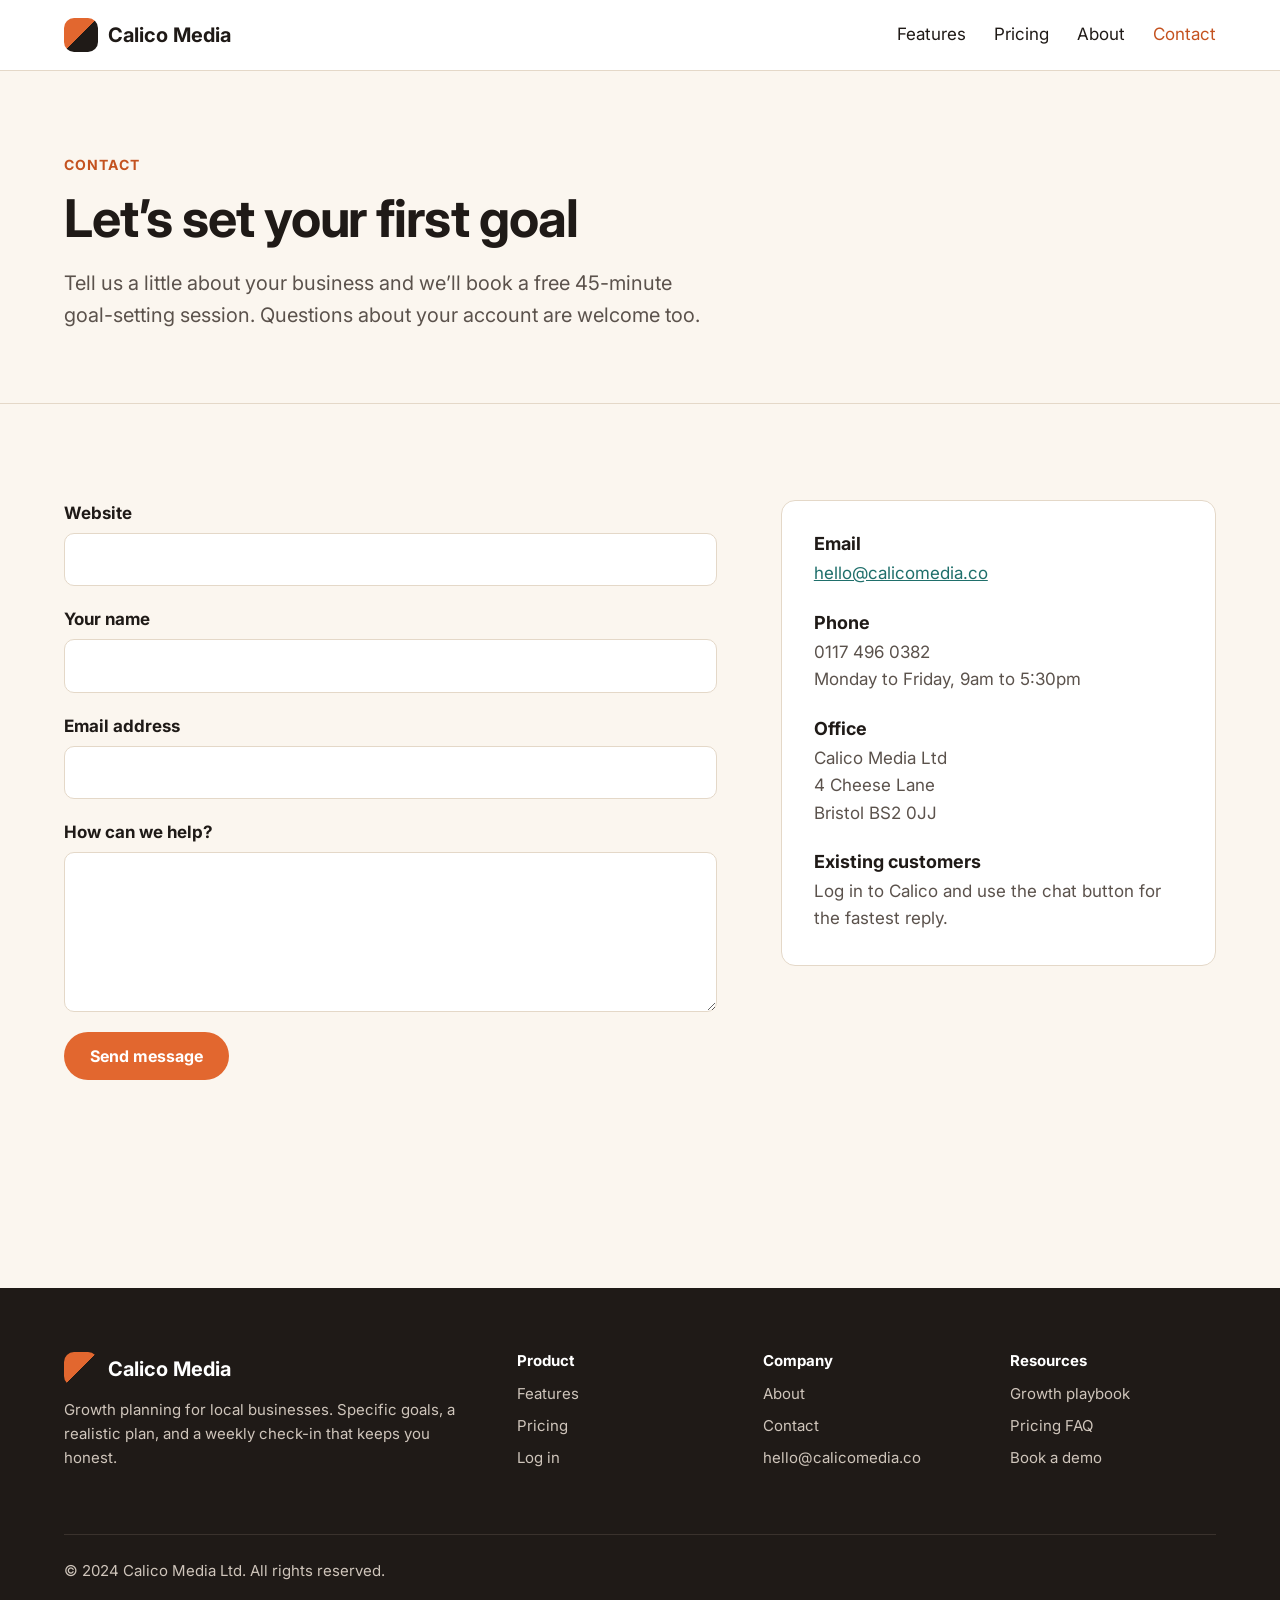
<file: public/contact.html>
<!DOCTYPE html>
<html lang="en">
<head>
  <meta charset="utf-8">
  <meta name="viewport" content="width=device-width, initial-scale=1">
  <title>Contact | Calico Media</title>
  <meta name="description" content="Book a demo or ask us a question. We reply within one business day.">
  <link rel="preconnect" href="https://fonts.googleapis.com">
  <link rel="preconnect" href="https://fonts.gstatic.com" crossorigin>
  <link href="https://fonts.googleapis.com/css2?family=Inter:wght@100;200;300;400;500;600;700;800;900&display=swap" rel="stylesheet">
  <link rel="stylesheet" href="css/styles.css">
</head>
<body>
  <header class="site-header">
    <div class="container">
      <a class="logo" href="index.html"><span class="logo-mark"></span>Calico Media</a>
      <nav aria-label="Main">
        <ul class="nav-links">
          <li><a href="features.html">Features</a></li>
          <li><a href="pricing.html">Pricing</a></li>
          <li><a href="about.html">About</a></li>
          <li><a href="contact.html" aria-current="page">Contact</a></li>
        </ul>
      </nav>
    </div>
  </header>

  <main>
    <section class="page-header">
      <div class="container">
        <span class="eyebrow">Contact</span>
        <h1>Let&rsquo;s set your first goal</h1>
        <p class="lead">Tell us a little about your business and we&rsquo;ll book a free 45-minute goal-setting session. Questions about your account are welcome too.</p>
      </div>
    </section>

    <section class="section">
      <div class="container contact-layout">
        <form class="contact-form" id="contact-form" action="/contact" method="post">

          <div class="contact-honeypot" aria-hidden="true">
  <label for="website">Website</label>
  <input type="text" id="website" name="website" tabindex="-1" autocomplete="off">
</div>
          <label for="name">Your name</label>
          <input type="text" id="name" name="name" required>

          <label for="email">Email address</label>
          <input type="email" id="email" name="email" required>

          <label for="message">How can we help?</label>
          <textarea id="message" name="message" required></textarea>

          <button class="btn" type="submit">Send message</button>
          <p class="form-status" id="form-status" role="status"></p>
        </form>

        <aside class="contact-aside">
          <h3>Email</h3>
          <p><a href="mailto:hello@calicomedia.co">hello@calicomedia.co</a></p>
          <h3>Phone</h3>
          <p>0117 496 0382<br>Monday to Friday, 9am to 5:30pm</p>
          <h3>Office</h3>
          <p>Calico Media Ltd<br>4 Cheese Lane<br>Bristol BS2 0JJ</p>
          <h3>Existing customers</h3>
          <p>Log in to Calico and use the chat button for the fastest reply.</p>
        </aside>
      </div>
    </section>
  </main>

  <footer class="site-footer">
    <div class="container">
      <div class="footer-grid">
        <div>
          <a class="logo" href="index.html"><span class="logo-mark"></span>Calico Media</a>
          <p>Growth planning for local businesses. Specific goals, a realistic plan, and a weekly check-in that keeps you honest.</p>
        </div>
        <div>
          <h4>Product</h4>
          <ul>
            <li><a href="features.html">Features</a></li>
            <li><a href="pricing.html">Pricing</a></li>
            <li><a href="https://app.calicomedia.co/login">Log in</a></li>
          </ul>
        </div>
        <div>
          <h4>Company</h4>
          <ul>
            <li><a href="about.html">About</a></li>
            <li><a href="contact.html">Contact</a></li>
            <li><a href="mailto:hello@calicomedia.co">hello@calicomedia.co</a></li>
          </ul>
        </div>
        <div>
          <h4>Resources</h4>
          <ul>
            <li><a href="index.html#playbook">Growth playbook</a></li>
            <li><a href="pricing.html#faq">Pricing FAQ</a></li>
            <li><a href="contact.html">Book a demo</a></li>
          </ul>
        </div>
      </div>
      <div class="footer-bottom">
        <p>&copy; 2024 Calico Media Ltd. All rights reserved.</p>
      </div>
    </div>
  </footer>
  <script src="js/contact.js"></script>
</body>
</html>
</file>
<file: public/css/styles.css>
/* Calico Media marketing site */

:root {
  --ink: #1f1a17;
  --ink-soft: #5b524c;
  --cream: #fbf6ef;
  --sand: #f1e7da;
  --white: #ffffff;
  --orange: #e2672f;
  --orange-dark: #c4521f;
  --teal: #1f6f6b;
  --line: #e4d8c8;
  --radius: 14px;
}

*,
*::before,
*::after {
  box-sizing: border-box;
}

body {
  margin: 0;
  font-family:
    "Inter",
    -apple-system,
    BlinkMacSystemFont,
    "Segoe UI",
    sans-serif;
  font-weight: 400;
  font-size: 17px;
  line-height: 1.6;
  color: var(--ink);
  background: var(--cream);
}

h1,
h2,
h3,
h4 {
  font-weight: 700;
  line-height: 1.2;
  margin: 0 0 16px;
}

h1 {
  font-size: 52px;
  letter-spacing: -0.02em;
}

h2 {
  font-size: 38px;
  letter-spacing: -0.01em;
}

h3 {
  font-size: 22px;
}

p {
  margin: 0 0 16px;
}

a {
  color: var(--teal);
}

img {
  max-width: 100%;
}

.container {
  max-width: 1200px;
  margin: 0 auto;
  padding: 0 24px;
}

.section {
  padding: 96px 0;
}

.section--sand {
  background: var(--sand);
}

.eyebrow {
  display: inline-block;
  font-size: 14px;
  font-weight: 700;
  letter-spacing: 0.08em;
  text-transform: uppercase;
  color: var(--orange-dark);
  margin-bottom: 12px;
}

.lead {
  font-size: 20px;
  color: var(--ink-soft);
  max-width: 640px;
}

.section-intro {
  max-width: 680px;
  margin-bottom: 48px;
}

.btn {
  display: inline-block;
  padding: 14px 26px;
  border-radius: 999px;
  background: var(--orange);
  color: var(--white);
  font-weight: 700;
  text-decoration: none;
  border: 0;
  font-size: 16px;
  font-family: inherit;
  cursor: pointer;
}

.btn:hover {
  background: var(--orange-dark);
}

.btn--ghost {
  background: transparent;
  color: inherit;
  box-shadow: inset 0 0 0 2px currentColor;
}

.btn--ghost:hover {
  background: rgba(255, 255, 255, 0.1);
}

/* Header */

.site-header {
  background: var(--white);
  border-bottom: 1px solid var(--line);
}

.site-header .container {
  display: flex;
  flex-wrap: wrap;
  align-items: center;
  justify-content: space-between;
  gap: 12px 32px;
  padding-top: 18px;
  padding-bottom: 18px;
}

.logo {
  display: flex;
  align-items: center;
  gap: 10px;
  flex-shrink: 0;
  font-size: 20px;
  font-weight: 700;
  color: var(--ink);
  text-decoration: none;
}

.logo-mark {
  width: 34px;
  height: 34px;
  border-radius: 10px;
  background: linear-gradient(
    135deg,
    var(--orange) 0%,
    var(--orange) 50%,
    var(--ink) 50%,
    var(--ink) 100%
  );
}

.nav-links {
  display: flex;
  flex-wrap: wrap;
  align-items: center;
  gap: 8px 28px;
  list-style: none;
  margin: 0;
  padding: 0;
}

.nav-links a {
  color: var(--ink);
  text-decoration: none;
}

.nav-links a:hover,
.nav-links a[aria-current="page"] {
  color: var(--orange-dark);
}

.site-header--home {
  background: var(--ink);
  border-bottom: 0;
}

.site-header--home .logo,
.site-header--home .nav-links a {
  color: var(--white);
}

.site-header--home .logo-mark {
  background: linear-gradient(
    135deg,
    var(--orange) 0%,
    var(--orange) 50%,
    var(--white) 50%,
    var(--white) 100%
  );
}

.site-header--home .container {
  flex-wrap: nowrap;
}

.site-header--home nav {
  min-width: 0;
}

.site-header--home .nav-links {
  flex-wrap: nowrap;
  gap: 0;
}

.site-header--home .nav-links li {
  min-width: 0;
}

.site-header--home .nav-links a {
  display: block;
  padding: 0 14px;
  white-space: nowrap;
}

.site-header--home .nav-links li:last-child {
  flex-shrink: 0;
}

.site-header--home .nav-links .btn {
  margin-left: 12px;
  padding: 10px 20px;
}

/* Home hero */

.hero {
  background: var(--ink);
  color: var(--white);
  padding: 56px 0 88px;
}

.hero-inner {
  display: flex;
  align-items: center;
  gap: 56px;
}

.hero-text {
  flex: 1;
}

.hero-text .lead {
  color: #d9cfc5;
}

.hero-actions {
  display: flex;
  flex-wrap: wrap;
  gap: 12px;
  margin-top: 32px;
}

.hero-media {
  width: 600px;
  flex-shrink: 0;
}

.hero-image {
  width: 100%;
  aspect-ratio: 4 / 3;
  object-fit: cover;
  border-radius: var(--radius);
  display: block;
}

/* Trust strip */

.trust {
  padding: 40px 0;
  border-bottom: 1px solid var(--line);
  text-align: center;
}

.trust p {
  color: var(--ink-soft);
  font-size: 15px;
}

.trust-list {
  display: flex;
  flex-wrap: wrap;
  justify-content: center;
  gap: 12px 40px;
  list-style: none;
  margin: 0;
  padding: 0;
  font-weight: 700;
  font-size: 18px;
  color: #8a7d72;
}

/* Steps */

.steps {
  display: grid;
  grid-template-columns: repeat(auto-fit, minmax(240px, 1fr));
  gap: 24px;
}

.step {
  background: var(--white);
  border: 1px solid var(--line);
  border-radius: var(--radius);
  padding: 32px;
}

.step-number {
  display: inline-flex;
  align-items: center;
  justify-content: center;
  width: 40px;
  height: 40px;
  border-radius: 50%;
  background: var(--sand);
  color: var(--orange-dark);
  font-weight: 700;
  margin-bottom: 16px;
}

/* Check list */

.check-list {
  list-style: none;
  margin: 24px 0 0;
  padding: 0;
}

.check-list li {
  position: relative;
  padding-left: 32px;
  margin-bottom: 14px;
}

.check-list li::before {
  content: "";
  position: absolute;
  left: 0;
  top: 6px;
  width: 16px;
  height: 16px;
  border-radius: 50%;
  background: var(--teal);
  box-shadow: inset 0 0 0 4px #cfe6e4;
}

/* FAQ */

.faq {
  max-width: 820px;
}

.faq details {
  border-top: 1px solid var(--line);
  padding: 20px 0;
}

.faq details:last-child {
  border-bottom: 1px solid var(--line);
}

.faq summary {
  font-weight: 700;
  font-size: 19px;
  cursor: pointer;
}

.faq details p {
  margin-top: 12px;
  color: var(--ink-soft);
}

/* Feature rows */

.feature-row {
  display: grid;
  grid-template-columns: 1fr 1fr;
  gap: 64px;
  align-items: center;
  margin-bottom: 96px;
}

.feature-row:last-child {
  margin-bottom: 0;
}

.feature-row--reverse .feature-media {
  order: 2;
}

.feature-media img {
  display: block;
  width: 100%;
  aspect-ratio: 4 / 3;
  object-fit: cover;
  border-radius: var(--radius);
}

/* Playbook */

.playbook-grid {
  display: grid;
  grid-template-columns: repeat(3, 1fr);
  gap: 28px;
}

/* Card grid */

.card-grid {
  display: grid;
  grid-template-columns: repeat(3, 1fr);
  gap: 28px;
}

.card {
  background: var(--white);
  border: 1px solid var(--line);
  border-radius: var(--radius);
  overflow: hidden;
}

.card img {
  display: block;
  width: 100%;
  aspect-ratio: 16 / 10;
  object-fit: cover;
}

.card-body {
  padding: 24px 28px 28px;
}

.card-body p {
  color: var(--ink-soft);
}

.card-tag {
  font-size: 13px;
  font-weight: 700;
  text-transform: uppercase;
  letter-spacing: 0.06em;
  color: var(--teal);
}

.icon-dot {
  width: 44px;
  height: 44px;
  border-radius: 12px;
  background: var(--sand);
  margin-bottom: 18px;
  position: relative;
}

.icon-dot::after {
  content: "";
  position: absolute;
  inset: 13px;
  border-radius: 50%;
  background: var(--orange);
}

/* CTA band */

.cta-band {
  background: var(--ink);
  color: var(--white);
  border-radius: 24px;
  overflow: hidden;
}

.cta-band img {
  display: block;
  width: 100%;
  aspect-ratio: 21 / 8;
  object-fit: cover;
}

.cta-body {
  padding: 48px;
  display: flex;
  flex-wrap: wrap;
  align-items: center;
  justify-content: space-between;
  gap: 24px;
}

.cta-body h2 {
  margin: 0;
  max-width: 620px;
}

/* Page header (inner pages) */

.page-header {
  padding: 80px 0 56px;
  border-bottom: 1px solid var(--line);
}

/* Pricing */

.pricing-grid {
  display: grid;
  grid-template-columns: repeat(auto-fit, minmax(260px, 1fr));
  gap: 24px;
  align-items: stretch;
}

.pricing-card {
  background: var(--white);
  border: 1px solid var(--line);
  border-radius: var(--radius);
  padding: 36px 32px;
  display: flex;
  flex-direction: column;
}

.pricing-card--featured {
  border: 2px solid var(--orange);
  box-shadow: 0 24px 48px rgba(226, 103, 47, 0.14);
}

.plan-badge {
  align-self: flex-start;
  font-size: 13px;
  font-weight: 700;
  background: var(--orange);
  color: var(--white);
  border-radius: 999px;
  padding: 4px 12px;
  margin-bottom: 16px;
}

.price {
  font-size: 48px;
  font-weight: 700;
  margin: 8px 0 4px;
}

.price small {
  font-size: 17px;
  font-weight: 400;
  color: var(--ink-soft);
}

.pricing-card .check-list {
  flex: 1;
  margin-bottom: 28px;
}

.pricing-card .btn {
  text-align: center;
}

.pricing-note {
  margin-top: 32px;
  color: var(--ink-soft);
  font-size: 15px;
}

/* About */

.stats {
  display: grid;
  grid-template-columns: repeat(auto-fit, minmax(160px, 1fr));
  gap: 16px;
}

.stat {
  background: var(--white);
  border: 1px solid var(--line);
  border-radius: var(--radius);
  padding: 28px 20px;
}

.stat-number {
  display: block;
  font-size: 48px;
  font-weight: 700;
  color: var(--orange-dark);
}

.stat-label {
  display: block;
  font-size: 15px;
  color: var(--ink-soft);
}

.prose {
  max-width: 720px;
}

.team-grid {
  display: grid;
  grid-template-columns: repeat(auto-fit, minmax(220px, 1fr));
  gap: 24px;
}

.person {
  background: var(--white);
  border: 1px solid var(--line);
  border-radius: var(--radius);
  padding: 28px;
}

.avatar {
  width: 56px;
  height: 56px;
  border-radius: 50%;
  background: var(--sand);
  color: var(--orange-dark);
  display: flex;
  align-items: center;
  justify-content: center;
  font-weight: 700;
  margin-bottom: 16px;
}

.person p {
  color: var(--ink-soft);
  font-size: 15px;
  margin: 0;
}

/* Contact */

.contact-layout {
  display: grid;
  grid-template-columns: 3fr 2fr;
  gap: 64px;
}

.contact-form label {
  display: block;
  font-weight: 700;
  margin-bottom: 6px;
}

.contact-form input,
.contact-form textarea {
  display: block;
  width: 100%;
  font: inherit;
  padding: 12px 14px;
  border: 1px solid var(--line);
  border-radius: 10px;
  background: var(--white);
  margin-bottom: 20px;
}

.contact-form textarea {
  min-height: 160px;
  resize: vertical;
}

.form-status {
  margin-top: 16px;
  font-weight: 700;
}

.form-status--success {
  color: var(--teal);
}

.form-status--error {
  color: #b3261e;
}

.contact-aside {
  background: var(--white);
  border: 1px solid var(--line);
  border-radius: var(--radius);
  padding: 32px;
  align-self: start;
}

.contact-aside h3 {
  font-size: 18px;
  margin-top: 24px;
  margin-bottom: 6px;
}

.contact-aside h3:first-child {
  margin-top: 0;
}

.contact-aside p {
  color: var(--ink-soft);
  margin: 0;
}

/* Footer */

.site-footer {
  background: var(--ink);
  color: #cfc5bb;
  padding: 64px 0 32px;
  margin-top: 96px;
  font-size: 15px;
}

.footer-grid {
  display: grid;
  grid-template-columns: 2fr 1fr 1fr 1fr;
  gap: 40px;
}

.site-footer h4 {
  color: var(--white);
  font-size: 15px;
  margin-bottom: 12px;
}

.site-footer ul {
  list-style: none;
  margin: 0;
  padding: 0;
}

.site-footer li {
  margin-bottom: 8px;
}

.site-footer a {
  color: #cfc5bb;
  text-decoration: none;
}

.site-header--home .container {
  flex-wrap: wrap;
  justify-content: center;
  gap: 16px;
}

.site-header--home .nav-links {
  flex-wrap: wrap;
  justify-content: center;
  gap: 8px;
}

.site-header--home .nav-links a {
  padding: 8px;
}

.site-footer a:hover {
  color: var(--white);
}

.site-footer .logo {
  color: var(--white);
  margin-bottom: 12px;
}

.footer-bottom {
  border-top: 1px solid #3a322d;
  margin-top: 48px;
  padding-top: 24px;
}

@media (max-width: 768px) {
  .hero-inner {
    flex-direction: column;
    gap: 32px;
  }

  .hero-media {
    width: 100%;
    max-width: 600px;
    order: -1;
  }

  .hero-text {
    width: 100%;
  }
  h1 {
    font-size: 40px;
  }

  h2 {
    font-size: 30px;
  }

  .section {
    padding: 64px 0;
  }

  .feature-row {
    grid-template-columns: 1fr;
    gap: 32px;
    margin-bottom: 64px;
  }

  .feature-row--reverse .feature-media {
    order: 0;
  }

  .card-grid {
    grid-template-columns: repeat(2, 1fr);
  }

  .contact-layout {
    grid-template-columns: 1fr;
    gap: 40px;
  }

  .footer-grid {
    grid-template-columns: 1fr 1fr;
  }
}

@media (max-width: 480px) {
  h1 {
    font-size: 34px;
  }

  .card-grid,
  .playbook-grid {
    grid-template-columns: 1fr;
  }

  .cta-body {
    padding: 32px 24px;
  }

  .footer-grid {
    grid-template-columns: 1fr;
  }
}
</file>
